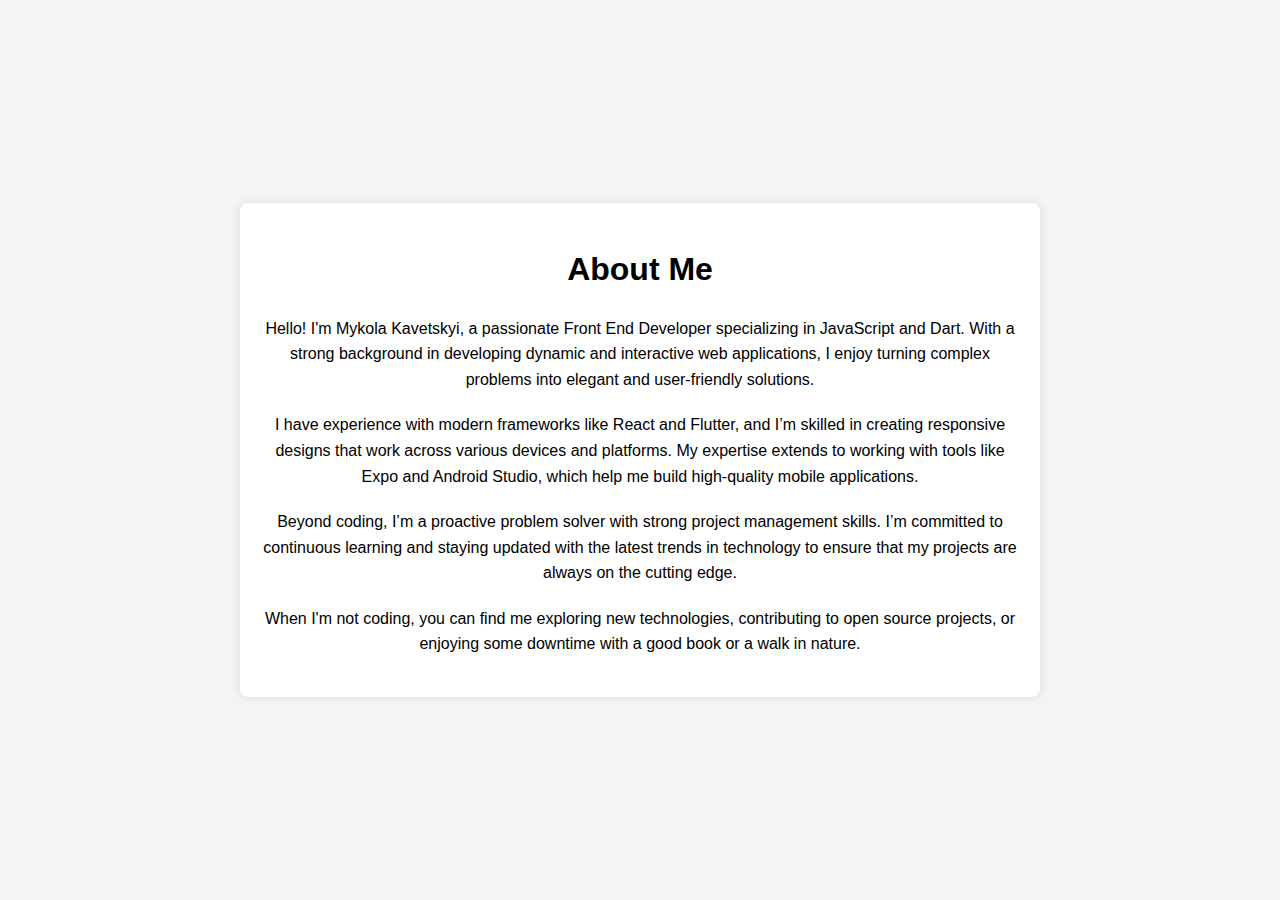
<file: about.html>
<!DOCTYPE html>
<html lang="fr">
<head>
    <meta charset="UTF-8">
    <meta name="viewport" content="width=device-width, initial-scale=1.0">
    <title>CV de Mykola Kavetskyi</title>
    <style>
        body {
            font-family: Arial, sans-serif;
            line-height: 1.6;
            margin: 0;
            padding: 0;
            background-color: #f4f4f4;
            color: #000;
            display: flex;
            justify-content: center;
            align-items: center;
            min-height: 100vh;
            box-sizing: border-box;
        }
        .container {
            max-width: 800px;
            width: 100%;
            background: #fff;
            padding: 20px;
            border-radius: 8px;
            box-shadow: 0 0 10px rgba(0, 0, 0, 0.1);
            color: #000;
            box-sizing: border-box;
            text-align: center; /* Center align all text */
        }
        h1 {
            color: #000;
            margin-bottom: 20px;
        }
        p {
            margin: 0 0 20px 0; /* Add margin at the bottom of paragraphs */
        }
    </style>
</head>
<body>
    <div class="container">
        <header>
            <h1>About Me</h1>
        </header>

        <section class="profile">
            <p>Hello! I'm Mykola Kavetskyi, a passionate Front End Developer specializing in JavaScript and Dart. With a strong background in developing dynamic and interactive web applications, I enjoy turning complex problems into elegant and user-friendly solutions.</p>
            
            <p>I have experience with modern frameworks like React and Flutter, and I’m skilled in creating responsive designs that work across various devices and platforms. My expertise extends to working with tools like Expo and Android Studio, which help me build high-quality mobile applications.</p>
            
            <p>Beyond coding, I’m a proactive problem solver with strong project management skills. I’m committed to continuous learning and staying updated with the latest trends in technology to ensure that my projects are always on the cutting edge.</p>
            
            <p>When I'm not coding, you can find me exploring new technologies, contributing to open source projects, or enjoying some downtime with a good book or a walk in nature.</p>
        </section>
    </div>
</body>
</html>
</file>
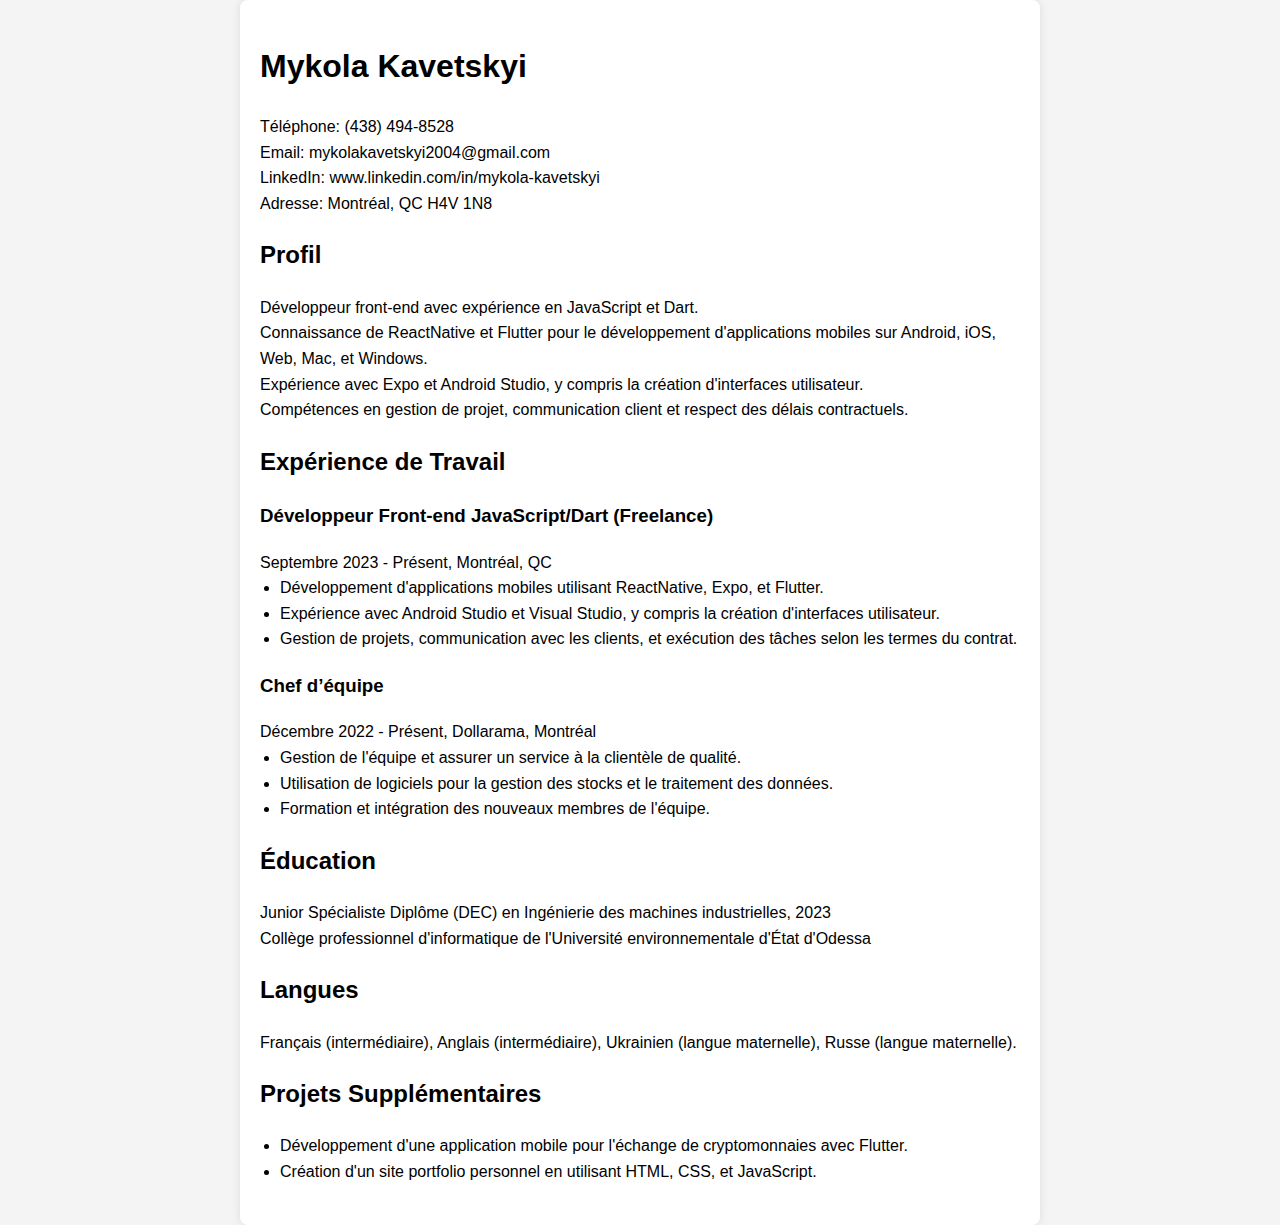
<file: resume.html>
<!DOCTYPE html>
<html lang="fr">
<head>
    <meta charset="UTF-8">
    <meta name="viewport" content="width=device-width, initial-scale=1.0">
    <title>CV de Mykola Kavetskyi</title>
    <style>
        body {
            font-family: Arial, sans-serif;
            line-height: 1.6;
            margin: 0;
            padding: 0;
            background-color: #f4f4f4;
            color: #000;
            display: flex;
            justify-content: center;
            align-items: center;
            min-height: 100vh;
            box-sizing: border-box;
        }
        .container {
            max-width: 800px;
            width: 100%;
            background: #fff;
            padding: 20px;
            border-radius: 8px;
            box-shadow: 0 0 10px rgba(0, 0, 0, 0.1);
            color: #000;
            box-sizing: border-box;
        }
        h1, h2, h3 {
            color: #000;
        }
        .contact-info, .profile, .experience, .education, .languages, .projects {
            margin-bottom: 20px;
        }
        .contact-info p, .profile p, .experience p, .education p, .languages p, .projects p {
            margin: 0;
        }
        .contact-info a {
            color: #000;
            text-decoration: none;
        }
        ul {
            list-style-type: disc;
            margin: 0;
            padding-left: 20px;
        }
    </style>
</head>
<body>
    <div class="container">
        <header>
            <h1>Mykola Kavetskyi</h1>
            <div class="contact-info">
                <p>Téléphone: (438) 494-8528</p>
                <p>Email: <a href="mailto:mykolakavetskyi2004@gmail.com">mykolakavetskyi2004@gmail.com</a></p>
                <p>LinkedIn: <a href="https://www.linkedin.com/in/mykola-kavetskyi" target="_blank">www.linkedin.com/in/mykola-kavetskyi</a></p>
                <p>Adresse: Montréal, QC H4V 1N8</p>
            </div>
        </header>

        <section class="profile">
            <h2>Profil</h2>
            <p>Développeur front-end avec expérience en JavaScript et Dart.</p>
            <p>Connaissance de ReactNative et Flutter pour le développement d'applications mobiles sur Android, iOS, Web, Mac, et Windows.</p>
            <p>Expérience avec Expo et Android Studio, y compris la création d'interfaces utilisateur.</p>
            <p>Compétences en gestion de projet, communication client et respect des délais contractuels.</p>
        </section>

        <section class="experience">
            <h2>Expérience de Travail</h2>
            <h3>Développeur Front-end JavaScript/Dart (Freelance)</h3>
            <p>Septembre 2023 - Présent, Montréal, QC</p>
            <ul>
                <li>Développement d'applications mobiles utilisant ReactNative, Expo, et Flutter.</li>
                <li>Expérience avec Android Studio et Visual Studio, y compris la création d'interfaces utilisateur.</li>
                <li>Gestion de projets, communication avec les clients, et exécution des tâches selon les termes du contrat.</li>
            </ul>

            <h3>Chef d’équipe</h3>
            <p>Décembre 2022 - Présent, Dollarama, Montréal</p>
            <ul>
                <li>Gestion de l'équipe et assurer un service à la clientèle de qualité.</li>
                <li>Utilisation de logiciels pour la gestion des stocks et le traitement des données.</li>
                <li>Formation et intégration des nouveaux membres de l'équipe.</li>
            </ul>
        </section>

        <section class="education">
            <h2>Éducation</h2>
            <p>Junior Spécialiste Diplôme (DEC) en Ingénierie des machines industrielles, 2023</p>
            <p>Collège professionnel d'informatique de l'Université environnementale d'État d'Odessa</p>
        </section>

        <section class="languages">
            <h2>Langues</h2>
            <p>Français (intermédiaire), Anglais (intermédiaire), Ukrainien (langue maternelle), Russe (langue maternelle).</p>
        </section>

        <section class="projects">
            <h2>Projets Supplémentaires</h2>
            <ul>
                <li>Développement d'une application mobile pour l'échange de cryptomonnaies avec Flutter.</li>
                <li>Création d'un site portfolio personnel en utilisant HTML, CSS, et JavaScript.</li>
            </ul>
        </section>
    </div>
</body>
</html>
</file>
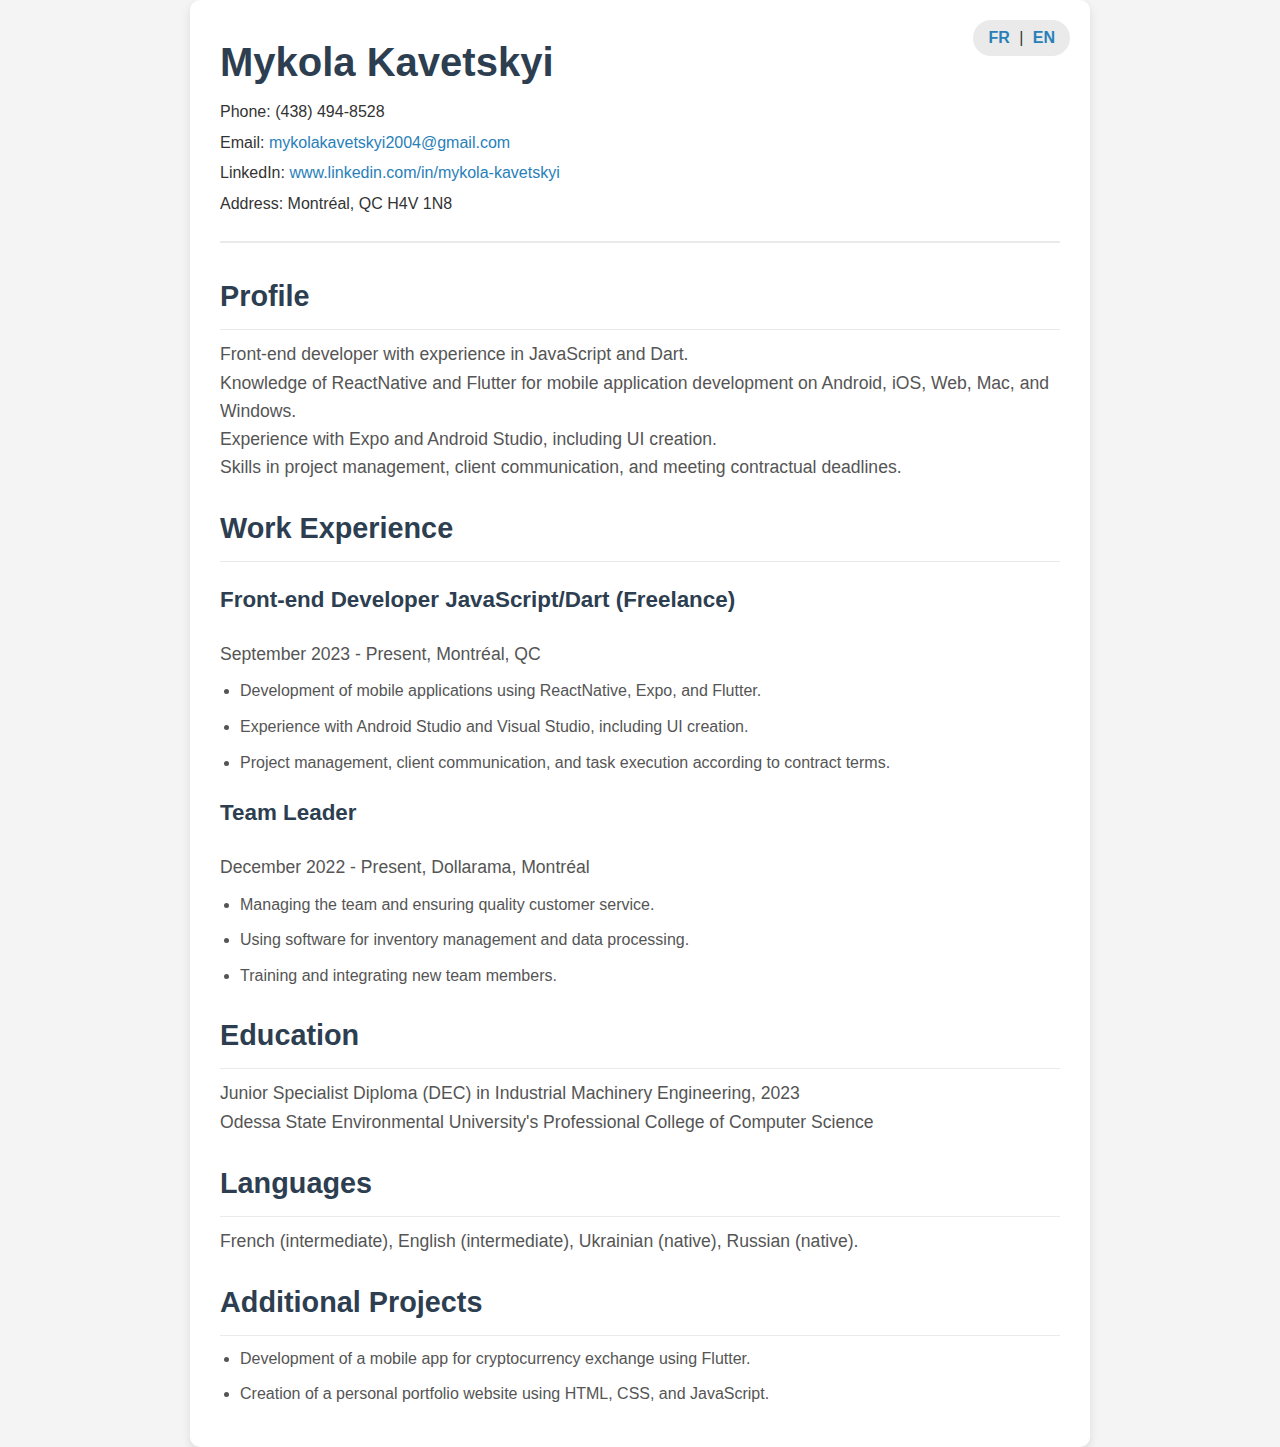
<file: resume_en.html>
<!DOCTYPE html>
<html lang="en">
<head>
    <meta charset="UTF-8">
    <meta name="viewport" content="width=device-width, initial-scale=1.0">
    <title>Mykola Kavetskyi's Resume</title>
    <style>
        body {
            font-family: 'Helvetica Neue', Arial, sans-serif;
            line-height: 1.6;
            margin: 0;
            padding: 0;
            background-color: #f4f4f4;
            color: #333;
            display: flex;
            justify-content: center;
            align-items: center;
            min-height: 100vh;
            box-sizing: border-box;
        }
        .container {
            max-width: 900px;
            width: 90%;
            background: #ffffff;
            padding: 30px;
            border-radius: 10px;
            box-shadow: 0 4px 10px rgba(0, 0, 0, 0.1);
            color: #333;
            box-sizing: border-box;
            position: relative;
        }
        header {
            border-bottom: 2px solid #eaeaea;
            padding-bottom: 20px;
            margin-bottom: 30px;
        }
        h1 {
            font-size: 2.5em;
            margin: 0;
            color: #2c3e50;
        }
        .contact-info p {
            margin: 5px 0;
        }
        .contact-info a {
            color: #2980b9;
            text-decoration: none;
        }
        .contact-info a:hover {
            text-decoration: underline;
        }
        h2 {
            color: #2c3e50;
            font-size: 1.8em;
            margin-bottom: 10px;
            border-bottom: 1px solid #eaeaea;
            padding-bottom: 10px;
        }
        .profile p, .experience p, .education p, .languages p, .projects p {
            margin: 0;
            font-size: 1.1em;
            color: #555;
        }
        ul {
            list-style-type: disc;
            margin: 10px 0;
            padding-left: 20px;
        }
        ul li {
            margin-bottom: 10px;
            color: #555;
        }
        h3 {
            font-size: 1.4em;
            margin-top: 20px;
            color: #2c3e50;
        }
        .language-toggle {
            position: absolute;
            top: 20px;
            right: 20px;
            background-color: #eaeaea;
            padding: 5px 10px;
            border-radius: 20px;
        }
        .language-toggle a {
            text-decoration: none;
            color: #2980b9;
            margin: 0 5px;
            font-weight: bold;
        }
        .language-toggle a:hover {
            text-decoration: underline;
        }
    </style>
</head>
<body>
    <div class="container">
        <div class="language-toggle">
            <a href="resume_fr.html">FR</a> | <a href="resume_en.html">EN</a>
        </div>
        
        <header>
            <h1>Mykola Kavetskyi</h1>
            <div class="contact-info">
                <p>Phone: (438) 494-8528</p>
                <p>Email: <a href="mailto:mykolakavetskyi2004@gmail.com">mykolakavetskyi2004@gmail.com</a></p>
                <p>LinkedIn: <a href="https://www.linkedin.com/in/mykola-kavetskyi" target="_blank">www.linkedin.com/in/mykola-kavetskyi</a></p>
                <p>Address: Montréal, QC H4V 1N8</p>
            </div>
        </header>

        <section class="profile">
            <h2>Profile</h2>
            <p>Front-end developer with experience in JavaScript and Dart.</p>
            <p>Knowledge of ReactNative and Flutter for mobile application development on Android, iOS, Web, Mac, and Windows.</p>
            <p>Experience with Expo and Android Studio, including UI creation.</p>
            <p>Skills in project management, client communication, and meeting contractual deadlines.</p>
        </section>

        <section class="experience">
            <h2>Work Experience</h2>
            <h3>Front-end Developer JavaScript/Dart (Freelance)</h3>
            <p>September 2023 - Present, Montréal, QC</p>
            <ul>
                <li>Development of mobile applications using ReactNative, Expo, and Flutter.</li>
                <li>Experience with Android Studio and Visual Studio, including UI creation.</li>
                <li>Project management, client communication, and task execution according to contract terms.</li>
            </ul>

            <h3>Team Leader</h3>
            <p>December 2022 - Present, Dollarama, Montréal</p>
            <ul>
                <li>Managing the team and ensuring quality customer service.</li>
                <li>Using software for inventory management and data processing.</li>
                <li>Training and integrating new team members.</li>
            </ul>
        </section>

        <section class="education">
            <h2>Education</h2>
            <p>Junior Specialist Diploma (DEC) in Industrial Machinery Engineering, 2023</p>
            <p>Odessa State Environmental University's Professional College of Computer Science</p>
        </section>

        <section class="languages">
            <h2>Languages</h2>
            <p>French (intermediate), English (intermediate), Ukrainian (native), Russian (native).</p>
        </section>

        <section class="projects">
            <h2>Additional Projects</h2>
            <ul>
                <li>Development of a mobile app for cryptocurrency exchange using Flutter.</li>
                <li>Creation of a personal portfolio website using HTML, CSS, and JavaScript.</li>
            </ul>
        </section>
    </div>
</body>
</html>
</file>
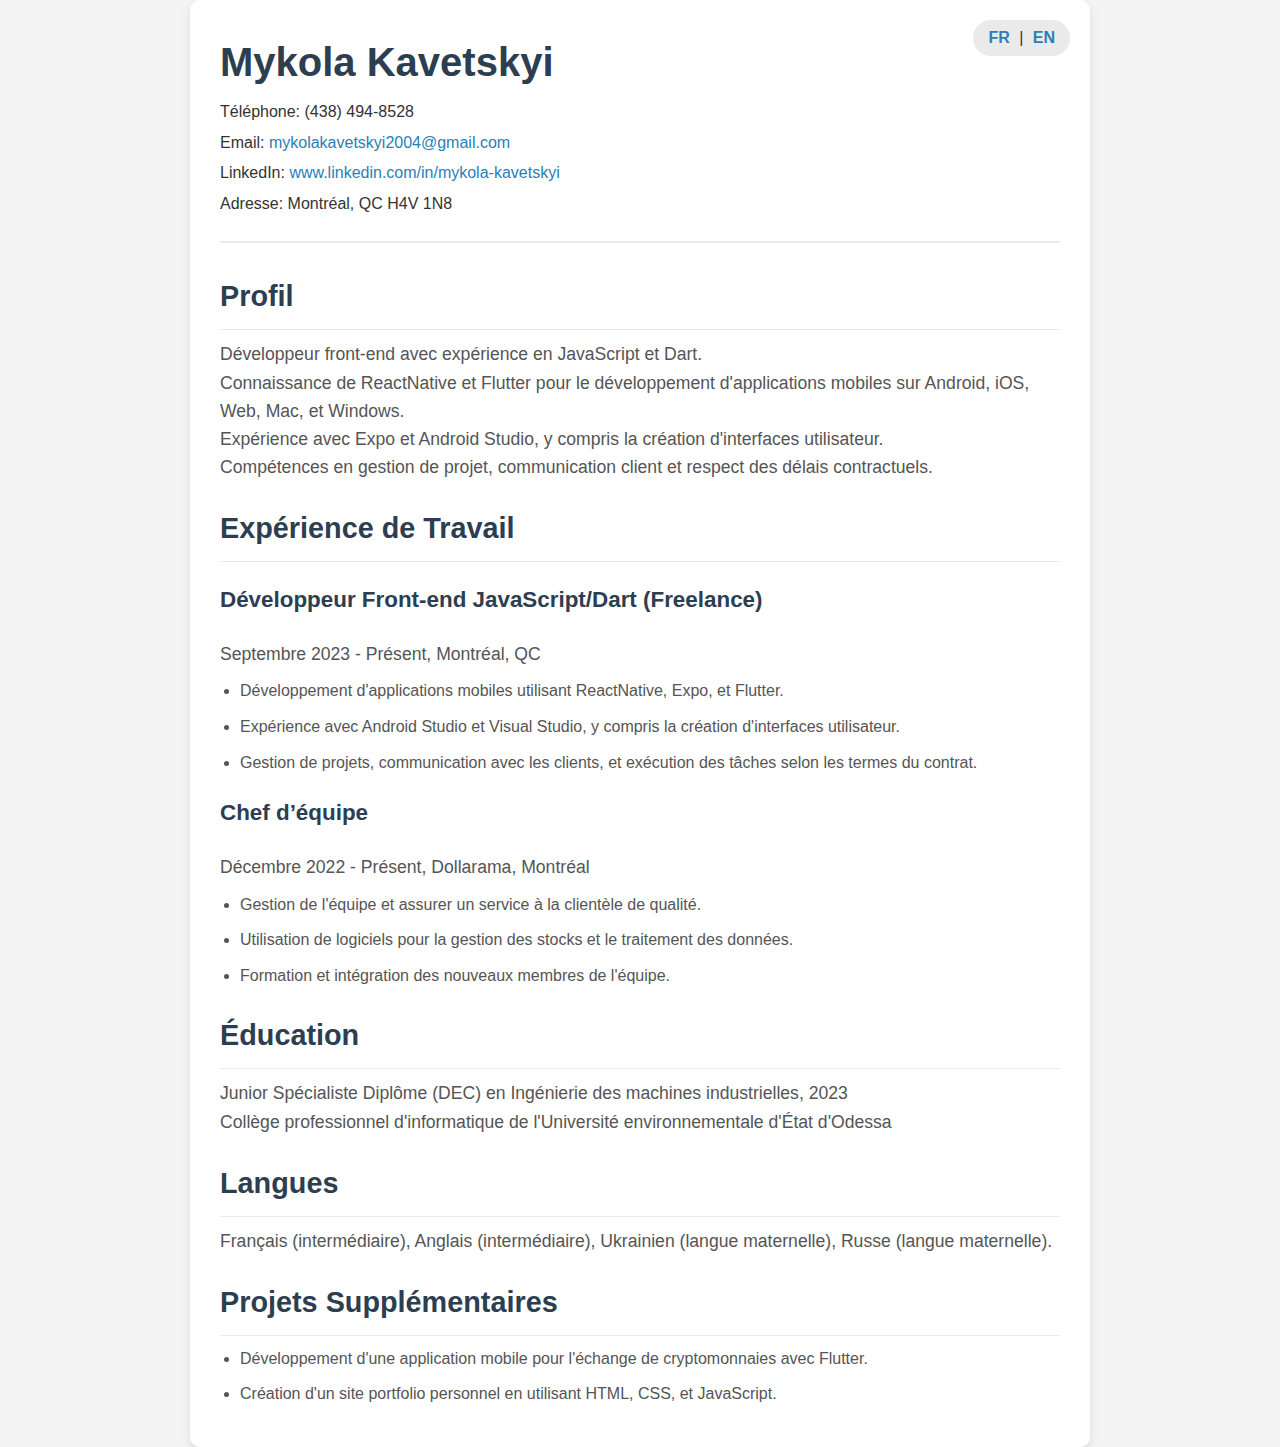
<file: resume_fr.html>
<!DOCTYPE html>
<html lang="fr">
<head>
    <meta charset="UTF-8">
    <meta name="viewport" content="width=device-width, initial-scale=1.0">
    <title>CV de Mykola Kavetskyi</title>
    <style>
        body {
            font-family: 'Helvetica Neue', Arial, sans-serif;
            line-height: 1.6;
            margin: 0;
            padding: 0;
            background-color: #f4f4f4;
            color: #333;
            display: flex;
            justify-content: center;
            align-items: center;
            min-height: 100vh;
            box-sizing: border-box;
        }
        .container {
            max-width: 900px;
            width: 90%;
            background: #ffffff;
            padding: 30px;
            border-radius: 10px;
            box-shadow: 0 4px 10px rgba(0, 0, 0, 0.1);
            color: #333;
            box-sizing: border-box;
            position: relative;
        }
        header {
            border-bottom: 2px solid #eaeaea;
            padding-bottom: 20px;
            margin-bottom: 30px;
        }
        h1 {
            font-size: 2.5em;
            margin: 0;
            color: #2c3e50;
        }
        .contact-info p {
            margin: 5px 0;
        }
        .contact-info a {
            color: #2980b9;
            text-decoration: none;
        }
        .contact-info a:hover {
            text-decoration: underline;
        }
        h2 {
            color: #2c3e50;
            font-size: 1.8em;
            margin-bottom: 10px;
            border-bottom: 1px solid #eaeaea;
            padding-bottom: 10px;
        }
        .profile p, .experience p, .education p, .languages p, .projects p {
            margin: 0;
            font-size: 1.1em;
            color: #555;
        }
        ul {
            list-style-type: disc;
            margin: 10px 0;
            padding-left: 20px;
        }
        ul li {
            margin-bottom: 10px;
            color: #555;
        }
        h3 {
            font-size: 1.4em;
            margin-top: 20px;
            color: #2c3e50;
        }
        .language-toggle {
            position: absolute;
            top: 20px;
            right: 20px;
            background-color: #eaeaea;
            padding: 5px 10px;
            border-radius: 20px;
        }
        .language-toggle a {
            text-decoration: none;
            color: #2980b9;
            margin: 0 5px;
            font-weight: bold;
        }
        .language-toggle a:hover {
            text-decoration: underline;
        }
    </style>
</head>
<body>
    <div class="container">
        <div class="language-toggle">
            <a href="resume_fr.html">FR</a> | <a href="resume_en.html">EN</a>
        </div>
        
        <header>
            <h1>Mykola Kavetskyi</h1>
            <div class="contact-info">
                <p>Téléphone: (438) 494-8528</p>
                <p>Email: <a href="mailto:mykolakavetskyi2004@gmail.com">mykolakavetskyi2004@gmail.com</a></p>
                <p>LinkedIn: <a href="https://www.linkedin.com/in/mykola-kavetskyi" target="_blank">www.linkedin.com/in/mykola-kavetskyi</a></p>
                <p>Adresse: Montréal, QC H4V 1N8</p>
            </div>
        </header>

        <section class="profile">
            <h2>Profil</h2>
            <p>Développeur front-end avec expérience en JavaScript et Dart.</p>
            <p>Connaissance de ReactNative et Flutter pour le développement d'applications mobiles sur Android, iOS, Web, Mac, et Windows.</p>
            <p>Expérience avec Expo et Android Studio, y compris la création d'interfaces utilisateur.</p>
            <p>Compétences en gestion de projet, communication client et respect des délais contractuels.</p>
        </section>

        <section class="experience">
            <h2>Expérience de Travail</h2>
            <h3>Développeur Front-end JavaScript/Dart (Freelance)</h3>
            <p>Septembre 2023 - Présent, Montréal, QC</p>
            <ul>
                <li>Développement d'applications mobiles utilisant ReactNative, Expo, et Flutter.</li>
                <li>Expérience avec Android Studio et Visual Studio, y compris la création d'interfaces utilisateur.</li>
                <li>Gestion de projets, communication avec les clients, et exécution des tâches selon les termes du contrat.</li>
            </ul>

            <h3>Chef d’équipe</h3>
            <p>Décembre 2022 - Présent, Dollarama, Montréal</p>
            <ul>
                <li>Gestion de l'équipe et assurer un service à la clientèle de qualité.</li>
                <li>Utilisation de logiciels pour la gestion des stocks et le traitement des données.</li>
                <li>Formation et intégration des nouveaux membres de l'équipe.</li>
            </ul>
        </section>

        <section class="education">
            <h2>Éducation</h2>
            <p>Junior Spécialiste Diplôme (DEC) en Ingénierie des machines industrielles, 2023</p>
            <p>Collège professionnel d'informatique de l'Université environnementale d'État d'Odessa</p>
        </section>

        <section class="languages">
            <h2>Langues</h2>
            <p>Français (intermédiaire), Anglais (intermédiaire), Ukrainien (langue maternelle), Russe (langue maternelle).</p>
        </section>

        <section class="projects">
            <h2>Projets Supplémentaires</h2>
            <ul>
                <li>Développement d'une application mobile pour l'échange de cryptomonnaies avec Flutter.</li>
                <li>Création d'un site portfolio personnel en utilisant HTML, CSS, et JavaScript.</li>
            </ul>
        </section>
    </div>
</body>
</html>
</file>
